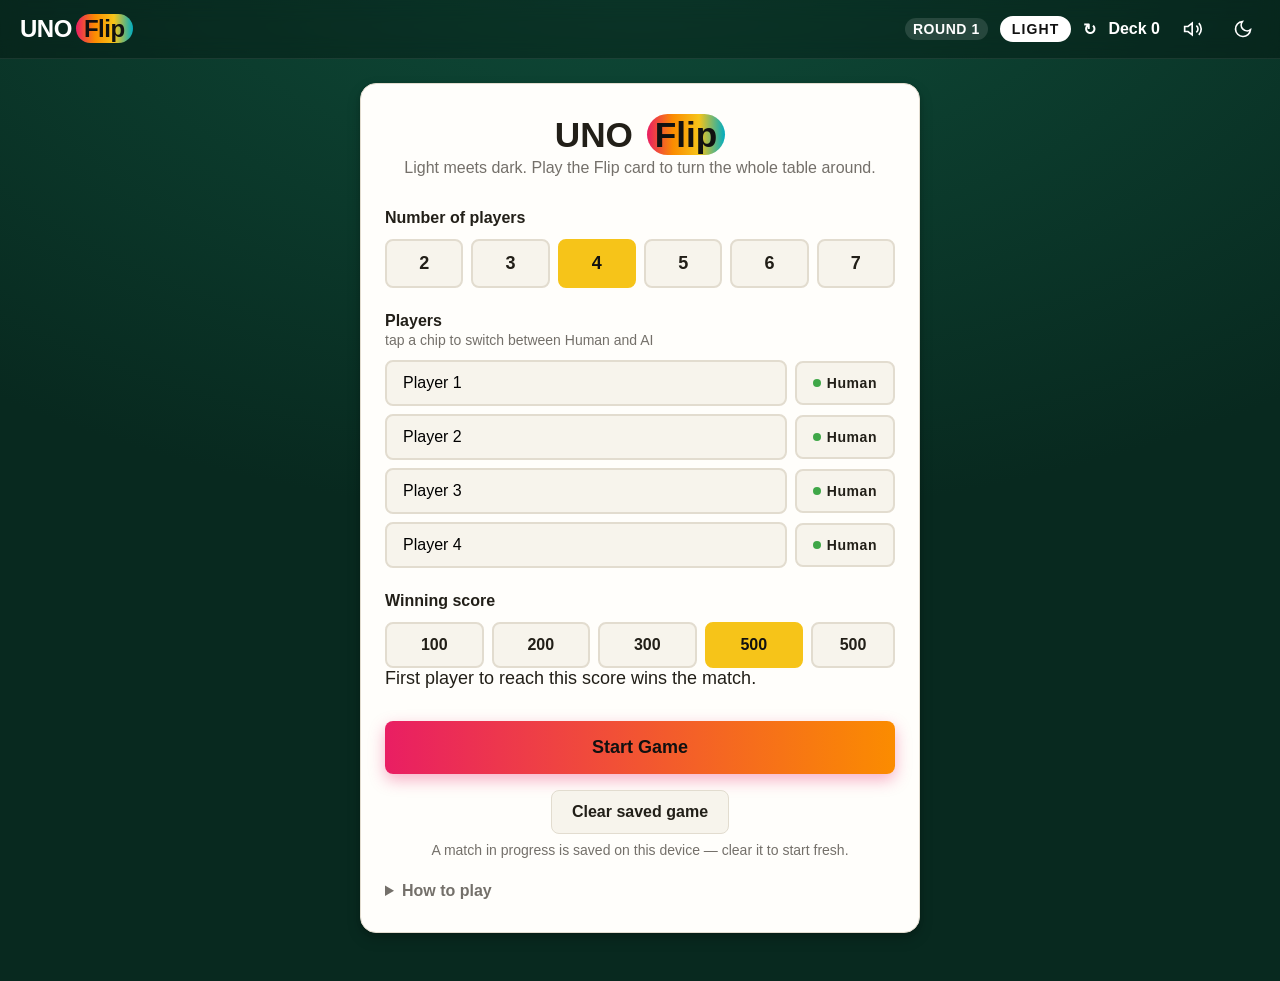
<file: index.html>
<!DOCTYPE html>
<html lang="en" data-theme="dark">
<head>
  <meta charset="UTF-8" />
  <meta name="viewport" content="width=device-width, initial-scale=1.0, maximum-scale=1.0, user-scalable=no" />
  <title>UNO Flip — Multiplayer Card Game</title>
  <link rel="preconnect" href="https://fonts.googleapis.com" />
  <link rel="preconnect" href="https://fonts.gstatic.com" crossorigin />
  <link href="https://api.fontshare.com/v2/css?f[]=cabinet-grotesk@500,700,800&f[]=satoshi@400,500,700&display=swap" rel="stylesheet" />
  <link rel="stylesheet" href="styles.css" />
</head>
<body>
  <!-- ============ TOP BAR ============ -->
  <header class="topbar">
    <div class="brand">
      <span class="brand-uno">UNO</span><span class="brand-flip">Flip</span>
    </div>
    <div class="status" id="statusBar">
      <span class="round-count" id="roundCount">Round 1</span>
      <span class="side-indicator light" id="sideIndicator">LIGHT</span>
      <span class="dir" id="direction" title="Direction of play">↻</span>
      <span class="draw-count" id="drawCount">Deck 0</span>
    </div>
    <button class="topbar-btn sound-toggle" id="soundToggle" aria-label="Toggle sound" aria-pressed="true">
      <svg width="20" height="20" viewBox="0 0 24 24" fill="none" stroke="currentColor" stroke-width="2"><path d="M11 5 6 9H2v6h4l5 4V5z"/><path d="M19 5a10 10 0 0 1 0 14M16 8a5 5 0 0 1 0 8" class="sound-on"/></svg>
    </button>
    <button class="topbar-btn theme-toggle" data-theme-toggle aria-label="Toggle theme">
      <svg width="20" height="20" viewBox="0 0 24 24" fill="none" stroke="currentColor" stroke-width="2"><path d="M21 12.79A9 9 0 1 1 11.21 3 7 7 0 0 0 21 12.79z"/></svg>
    </button>
  </header>

  <main>
    <!-- ============ SETUP SCREEN ============ -->
    <section id="setupScreen" class="screen">
      <div class="setup-card">
        <h1 class="setup-title">UNO <span class="brand-flip">Flip</span></h1>
        <p class="setup-sub">Light meets dark. Play the Flip card to turn the whole table around.</p>

        <div class="setup-field">
          <label for="playerCount">Number of players</label>
          <div class="count-row" id="countRow">
            <button type="button" class="count-btn" data-count="2">2</button>
            <button type="button" class="count-btn" data-count="3">3</button>
            <button type="button" class="count-btn is-active" data-count="4">4</button>
            <button type="button" class="count-btn" data-count="5">5</button>
            <button type="button" class="count-btn" data-count="6">6</button>
            <button type="button" class="count-btn" data-count="7">7</button>
          </div>
        </div>

        <div class="setup-field">
          <label>Players <span class="hint">tap a chip to switch between Human and AI</span></label>
          <div class="name-list" id="nameList"></div>
        </div>

        <div class="setup-field">
          <label for="targetInput">Winning score</label>
          <div class="target-row">
            <button type="button" class="target-btn" data-target="100">100</button>
            <button type="button" class="target-btn" data-target="200">200</button>
            <button type="button" class="target-btn" data-target="300">300</button>
            <button type="button" class="target-btn is-active" data-target="500">500</button>
            <input type="number" class="target-input" id="targetInput" min="50" max="9999" step="50" value="500" title="Custom winning score" inputmode="numeric" />
          </div>
          <p class="hint">First player to reach this score wins the match.</p>
        </div>

        <button class="btn-primary" id="startBtn">Start Game</button>

        <div class="save-row" id="saveRow" hidden>
          <button class="btn-secondary" id="clearSaveBtn" type="button">Clear saved game</button>
          <span class="save-hint">A match in progress is saved on this device — clear it to start fresh.</span>
        </div>

        <details class="rules">
          <summary>How to play</summary>
          <div class="rules-body">
            <p><strong>Goal:</strong> Empty your hand to win the round and bank points. First to <strong>500 points</strong> wins the game.</p>
            <p><strong>Scoring:</strong> The round winner scores the total of all cards left in opponents' hands, counted on the side the round ended on. Numbers = face value, Draw One = 10, Draw Five / Reverse / Skip / Flip = 20, Skip Everyone = 30, Wild = 40, Wild Draw Two = 50, Wild Draw Color = 60.</p>
            <p><strong>Play:</strong> Match the top discard by colour or by symbol/number. Wilds may be played anytime.</p>
            <p><strong>Light side</strong> (white border): Draw One, Skip, Reverse, Flip, Wild, Wild Draw Two.</p>
            <p><strong>Dark side</strong> (black border): Draw Five, Skip Everyone, Reverse, Flip, Wild, Wild Draw Color.</p>
            <p><strong>Flip:</strong> A Flip card turns every card over — the other side is now in play, including a new active colour.</p>
            <p><strong>Wild Draw Color:</strong> Name a colour; the next player keeps drawing until that colour appears, then loses their turn.</p>
            <p><strong>UNO!</strong> When you reach one card, press the UNO button before ending your turn, or draw a 2-card penalty.</p>
            <p><strong>Last card is a draw card?</strong> The next player still draws the penalty before the round ends.</p>
          </div>
        </details>
      </div>
    </section>

    <!-- ============ GAME SCREEN ============ -->
    <section id="gameScreen" class="screen hidden">
      <div class="players-bar" id="playersBar"></div>

      <div class="table" id="table">
        <div class="pile-slot">
          <div class="pile draw-pile" id="drawPile" title="Draw a card"></div>
          <span class="pile-label">Draw</span>
        </div>
        <div class="pile-slot">
          <div class="pile discard-pile" id="discardPile"></div>
          <span class="pile-label">Discard</span>
        </div>
      </div>

      <div class="actions" id="actions">
        <button class="btn-secondary" id="drawBtn">Draw</button>
        <button class="btn-secondary" id="endTurnBtn">End Turn</button>
        <button class="btn-uno hidden" id="unoBtn">UNO!</button>
      </div>

      <div class="hand-wrap">
        <div class="hand" id="hand"></div>
        <div class="ai-thinking hidden" id="aiThinking">
          <span class="ai-dot"></span><span class="ai-dot"></span><span class="ai-dot"></span>
          <span class="ai-text" id="aiThinkingText">AI is thinking…</span>
        </div>
      </div>

      <div class="log-panel">
        <div class="log-title">Game log</div>
        <ol class="log" id="log"></ol>
      </div>
    </section>

    <!-- ============ OVERLAYS ============ -->
    <div class="overlay hidden" id="passOverlay">
      <div class="overlay-card">
        <div class="overlay-icon">⟳</div>
        <h2 id="passTitle">Pass the device</h2>
        <p class="overlay-sub" id="passSub">Hand the device to the next player.</p>
        <button class="btn-primary" id="revealBtn">Show my cards</button>
      </div>
    </div>

    <div class="overlay hidden" id="colorOverlay">
      <div class="overlay-card">
        <h2>Choose a colour</h2>
        <p class="overlay-sub">The next card must match this colour.</p>
        <div class="color-grid" id="colorGrid"></div>
      </div>
    </div>

    <div class="overlay hidden" id="overOverlay">
      <div class="overlay-card overlay-card-wide">
        <div class="overlay-icon" id="overIcon">★</div>
        <h2 id="winnerTitle">Winner!</h2>
        <p class="overlay-sub" id="winnerSub"></p>
        <div class="scoreboard" id="scoreboard"></div>
        <div class="history-panel" id="historyPanel"></div>
        <button class="btn-primary" id="restartBtn">Next round</button>
        <button class="btn-secondary" id="newSetupBtn">New setup</button>
      </div>
    </div>
  </main>

  <script src="script.js"></script>
</body>
</html>
</file>
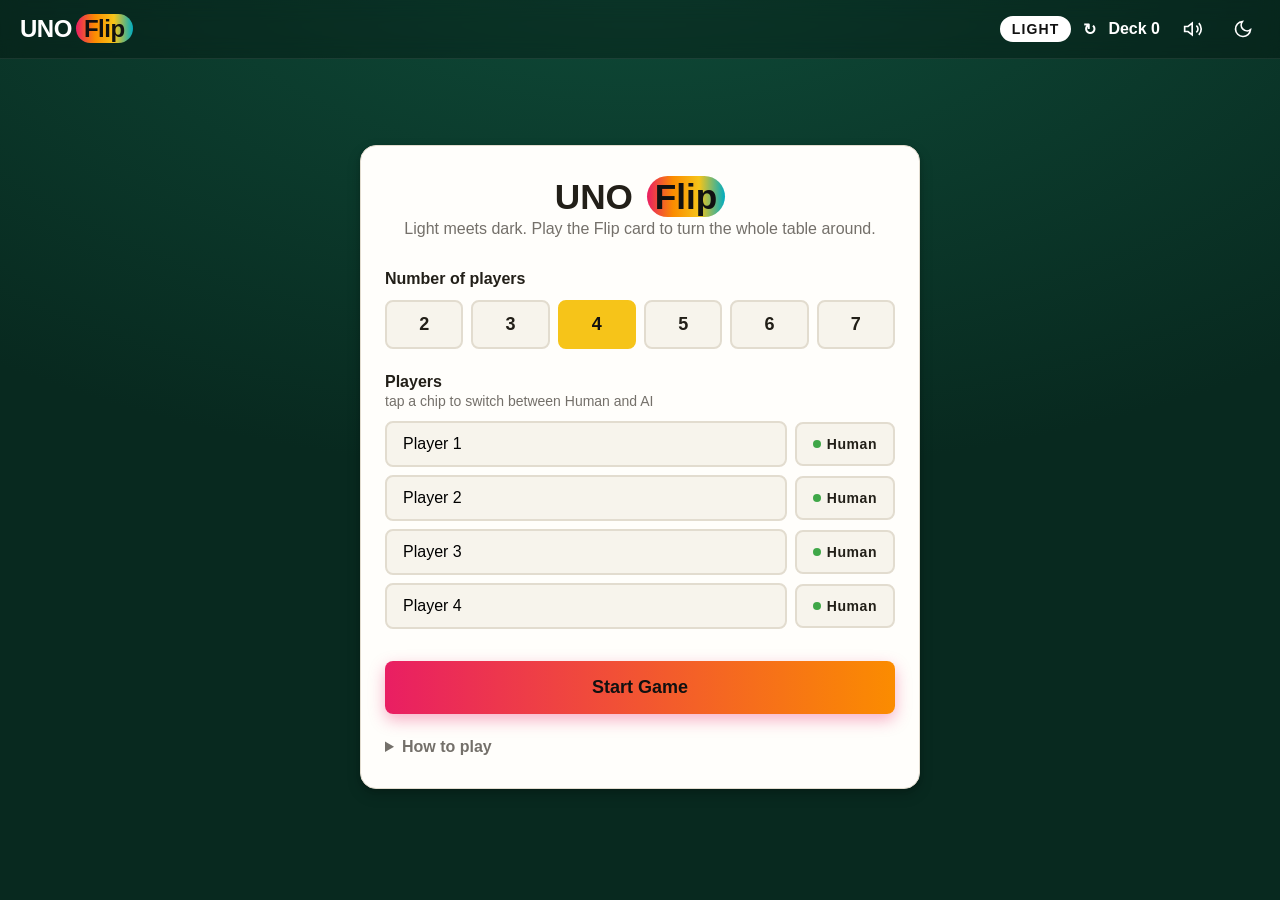
<file: UNO Flip — index.html>
<!DOCTYPE html>
<html lang="en" data-theme="dark">
<head>
  <meta charset="UTF-8" />
  <meta name="viewport" content="width=device-width, initial-scale=1.0, maximum-scale=1.0, user-scalable=no" />
  <title>UNO Flip — Multiplayer Card Game</title>
  <link rel="preconnect" href="https://fonts.googleapis.com" />
  <link rel="preconnect" href="https://fonts.gstatic.com" crossorigin />
  <link href="https://api.fontshare.com/v2/css?f[]=cabinet-grotesk@500,700,800&f[]=satoshi@400,500,700&display=swap" rel="stylesheet" />
  <link rel="stylesheet" href="styles.css" />
</head>
<body>
  <!-- ============ TOP BAR ============ -->
  <header class="topbar">
    <div class="brand">
      <span class="brand-uno">UNO</span><span class="brand-flip">Flip</span>
    </div>
    <div class="status" id="statusBar">
      <span class="side-indicator light" id="sideIndicator">LIGHT</span>
      <span class="dir" id="direction" title="Direction of play">↻</span>
      <span class="draw-count" id="drawCount">Deck 0</span>
    </div>
    <button class="topbar-btn sound-toggle" id="soundToggle" aria-label="Toggle sound" aria-pressed="true">
      <svg width="20" height="20" viewBox="0 0 24 24" fill="none" stroke="currentColor" stroke-width="2"><path d="M11 5 6 9H2v6h4l5 4V5z"/><path d="M19 5a10 10 0 0 1 0 14M16 8a5 5 0 0 1 0 8" class="sound-on"/></svg>
    </button>
    <button class="topbar-btn theme-toggle" data-theme-toggle aria-label="Toggle theme">
      <svg width="20" height="20" viewBox="0 0 24 24" fill="none" stroke="currentColor" stroke-width="2"><path d="M21 12.79A9 9 0 1 1 11.21 3 7 7 0 0 0 21 12.79z"/></svg>
    </button>
  </header>

  <main>
    <!-- ============ SETUP SCREEN ============ -->
    <section id="setupScreen" class="screen">
      <div class="setup-card">
        <h1 class="setup-title">UNO <span class="brand-flip">Flip</span></h1>
        <p class="setup-sub">Light meets dark. Play the Flip card to turn the whole table around.</p>

        <div class="setup-field">
          <label for="playerCount">Number of players</label>
          <div class="count-row" id="countRow">
            <button type="button" class="count-btn" data-count="2">2</button>
            <button type="button" class="count-btn" data-count="3">3</button>
            <button type="button" class="count-btn is-active" data-count="4">4</button>
            <button type="button" class="count-btn" data-count="5">5</button>
            <button type="button" class="count-btn" data-count="6">6</button>
            <button type="button" class="count-btn" data-count="7">7</button>
          </div>
        </div>

        <div class="setup-field">
          <label>Players <span class="hint">tap a chip to switch between Human and AI</span></label>
          <div class="name-list" id="nameList"></div>
        </div>

        <button class="btn-primary" id="startBtn">Start Game</button>

        <details class="rules">
          <summary>How to play</summary>
          <div class="rules-body">
            <p><strong>Goal:</strong> Be the first to empty your hand.</p>
            <p><strong>Play:</strong> Match the top discard by colour or by symbol/number. Wilds may be played anytime.</p>
            <p><strong>Light side</strong> (white border): Draw One, Skip, Reverse, Flip, Wild, Wild Draw Two.</p>
            <p><strong>Dark side</strong> (black border): Draw Five, Skip Everyone, Reverse, Flip, Wild, Wild Draw Color.</p>
            <p><strong>Flip:</strong> A Flip card turns every card over — the other side is now in play, including a new active colour.</p>
            <p><strong>Wild Draw Color:</strong> Name a colour; the next player keeps drawing until that colour appears, then loses their turn.</p>
            <p><strong>UNO!</strong> When you reach one card, press the UNO button before ending your turn, or draw a 2-card penalty.</p>
          </div>
        </details>
      </div>
    </section>

    <!-- ============ GAME SCREEN ============ -->
    <section id="gameScreen" class="screen hidden">
      <div class="players-bar" id="playersBar"></div>

      <div class="table" id="table">
        <div class="pile-slot">
          <div class="pile draw-pile" id="drawPile" title="Draw a card"></div>
          <span class="pile-label">Draw</span>
        </div>
        <div class="pile-slot">
          <div class="pile discard-pile" id="discardPile"></div>
          <span class="pile-label">Discard</span>
        </div>
      </div>

      <div class="actions" id="actions">
        <button class="btn-secondary" id="drawBtn">Draw</button>
        <button class="btn-secondary" id="endTurnBtn">End Turn</button>
        <button class="btn-uno hidden" id="unoBtn">UNO!</button>
      </div>

      <div class="hand-wrap">
        <div class="hand" id="hand"></div>
        <div class="ai-thinking hidden" id="aiThinking">
          <span class="ai-dot"></span><span class="ai-dot"></span><span class="ai-dot"></span>
          <span class="ai-text" id="aiThinkingText">AI is thinking…</span>
        </div>
      </div>

      <div class="log-panel">
        <div class="log-title">Game log</div>
        <ol class="log" id="log"></ol>
      </div>
    </section>

    <!-- ============ OVERLAYS ============ -->
    <div class="overlay hidden" id="passOverlay">
      <div class="overlay-card">
        <div class="overlay-icon">⟳</div>
        <h2 id="passTitle">Pass the device</h2>
        <p class="overlay-sub" id="passSub">Hand the device to the next player.</p>
        <button class="btn-primary" id="revealBtn">Show my cards</button>
      </div>
    </div>

    <div class="overlay hidden" id="colorOverlay">
      <div class="overlay-card">
        <h2>Choose a colour</h2>
        <p class="overlay-sub">The next card must match this colour.</p>
        <div class="color-grid" id="colorGrid"></div>
      </div>
    </div>

    <div class="overlay hidden" id="overOverlay">
      <div class="overlay-card">
        <div class="overlay-icon">★</div>
        <h2 id="winnerTitle">Winner!</h2>
        <p class="overlay-sub" id="winnerSub"></p>
        <button class="btn-primary" id="restartBtn">Play again</button>
        <button class="btn-secondary" id="newSetupBtn">New setup</button>
      </div>
    </div>
  </main>

  <script src="script.js"></script>
</body>
</html>
</file>
<file: styles.css>
/* ============================================================
   UNO FLIP — styles.css
   ============================================================ */

/* ---------- Design tokens ---------- */
:root,
[data-theme='light'] {
  --font-display: 'Cabinet Grotesk', 'Segoe UI', sans-serif;
  --font-body: 'Satoshi', 'Segoe UI', sans-serif;

  --text-xs: clamp(0.75rem, 0.7rem + 0.25vw, 0.875rem);
  --text-sm: clamp(0.875rem, 0.8rem + 0.35vw, 1rem);
  --text-base: clamp(1rem, 0.95rem + 0.25vw, 1.125rem);
  --text-lg: clamp(1.125rem, 1rem + 0.75vw, 1.5rem);
  --text-xl: clamp(1.5rem, 1.2rem + 1.25vw, 2.25rem);

  --space-1: 0.25rem; --space-2: 0.5rem; --space-3: 0.75rem;
  --space-4: 1rem; --space-5: 1.25rem; --space-6: 1.5rem;
  --space-8: 2rem; --space-10: 2.5rem; --space-12: 3rem;

  --radius-sm: 0.375rem; --radius-md: 0.5rem; --radius-lg: 0.75rem;
  --radius-xl: 1rem; --radius-full: 9999px;

  --color-bg: #f4f1ea;
  --color-surface: #fffefb;
  --color-surface-2: #f7f4ec;
  --color-border: #e2dccf;
  --color-text: #221f18;
  --color-text-muted: #74706a;
  --color-felt-1: #0f4d3a;
  --color-felt-2: #08291f;
  --color-card-back-1: #1b1b22;
  --color-card-back-2: #0c0c11;
  --transition: 180ms cubic-bezier(0.16, 1, 0.3, 1);
  --shadow-card: 0 6px 14px rgba(0,0,0,0.18), 0 2px 4px rgba(0,0,0,0.12);
}

[data-theme='dark'] {
  --color-bg: #14141a;
  --color-surface: #1c1c24;
  --color-surface-2: #232330;
  --color-border: #34343f;
  --color-text: #f0efe9;
  --color-text-muted: #9a99a6;
  --color-felt-1: #0c3a2c;
  --color-felt-2: #061f17;
  --color-card-back-1: #0d0d12;
  --color-card-back-2: #000004;
  --shadow-card: 0 8px 18px rgba(0,0,0,0.45), 0 2px 6px rgba(0,0,0,0.3);
}

/* ---------- Card colours ---------- */
:root {
  --c-red: #e53935; --c-yellow: #f6c419; --c-green: #3fa748; --c-blue: #1e88e5;
  --c-pink: #e91e63; --c-teal: #00acc1; --c-orange: #fb8c00; --c-purple: #8e24aa;
}

/* ---------- Base ---------- */
*, *::before, *::after { box-sizing: border-box; margin: 0; padding: 0; }
html { -webkit-text-size-adjust: none; -webkit-font-smoothing: antialiased; }
body {
  min-height: 100dvh;
  font-family: var(--font-body);
  font-size: var(--text-base);
  color: var(--color-text);
  background: radial-gradient(120% 90% at 50% -10%, var(--color-felt-1), var(--color-felt-2) 70%);
  overflow-x: hidden;
}
h1, h2, h3 { font-family: var(--font-display); line-height: 1.1; text-wrap: balance; }
button { cursor: pointer; font: inherit; color: inherit; border: none; background: none; }
a, button, [role='button'] { transition: color var(--transition), background var(--transition), transform var(--transition), border-color var(--transition), box-shadow var(--transition); }
.hidden { display: none !important; }
:focus-visible { outline: 2px solid #fff; outline-offset: 3px; border-radius: var(--radius-sm); }

/* ---------- Top bar ---------- */
.topbar {
  position: sticky; top: 0; z-index: 20;
  display: flex; align-items: center; gap: var(--space-4);
  padding: var(--space-3) var(--space-5);
  background: rgba(0,0,0,0.28);
  backdrop-filter: blur(10px);
  border-bottom: 1px solid rgba(255,255,255,0.08);
}
.brand { font-family: var(--font-display); font-weight: 800; font-size: var(--text-lg); letter-spacing: -0.02em; color: #fff; }
.brand-uno { color: #fff; }
.brand-flip {
  margin-left: 4px; padding: 1px 8px; border-radius: var(--radius-full);
  background: linear-gradient(90deg, var(--c-pink), var(--c-orange), var(--c-yellow), var(--c-teal));
  color: #111; font-weight: 800;
}
.status { display: flex; align-items: center; gap: var(--space-3); margin-left: auto; }
.side-indicator {
  font-family: var(--font-display); font-weight: 700; font-size: var(--text-xs);
  letter-spacing: 0.08em; padding: 3px 10px; border-radius: var(--radius-full);
  border: 2px solid #fff; color: #fff;
}
.side-indicator.light { background: #fff; color: #111; border-color: #fff; }
.side-indicator.dark { background: #111; color: #fff; border-color: #111; }
.dir, .draw-count { color: #fff; font-size: var(--text-sm); font-weight: 600; }
.draw-count { font-variant-numeric: tabular-nums; }
.round-count { color: #fff; font-size: var(--text-xs); font-weight: 800; letter-spacing: 0.04em; padding: 3px 8px; border-radius: var(--radius-full); background: rgba(255,255,255,0.12); text-transform: uppercase; }
.theme-toggle { color: #fff; display: grid; place-items: center; width: 34px; height: 34px; border-radius: var(--radius-full); }
.theme-toggle:hover { background: rgba(255,255,255,0.12); }
.topbar-btn { color: #fff; display: grid; place-items: center; width: 34px; height: 34px; border-radius: var(--radius-full); }
.topbar-btn:hover { background: rgba(255,255,255,0.12); }
.sound-toggle.muted .sound-on { display: none; }
.sound-toggle.muted::after { content: '×'; position: absolute; color: #ff6b6b; font-weight: 800; font-size: 1.4rem; transform: translate(8px,-12px); }
.sound-toggle { position: relative; }

/* ---------- Screens ---------- */
.screen { padding: var(--space-6) var(--space-4) var(--space-12); min-height: calc(100dvh - 60px); }

/* ---------- Setup ---------- */
#setupScreen { display: grid; place-items: center; }
.setup-card {
  width: min(560px, 100%); background: var(--color-surface);
  border: 1px solid var(--color-border); border-radius: var(--radius-xl);
  padding: var(--space-8) var(--space-6); box-shadow: var(--shadow-card);
}
.setup-title { font-size: var(--text-xl); text-align: center; margin-bottom: var(--space-1); }
.setup-sub { color: var(--color-text-muted); text-align: center; margin-bottom: var(--space-8); font-size: var(--text-sm); }
.setup-field { margin-bottom: var(--space-6); }
.setup-field > label { display: block; font-weight: 700; font-size: var(--text-sm); margin-bottom: var(--space-3); }
.setup-field > label .hint { display: block; font-weight: 400; font-size: var(--text-xs); color: var(--color-text-muted); margin-top: 2px; }
.count-row { display: flex; gap: var(--space-2); flex-wrap: wrap; }
.count-btn {
  flex: 1; min-width: 42px; padding: var(--space-3) 0;
  border-radius: var(--radius-md); border: 2px solid var(--color-border);
  background: var(--color-surface-2); font-weight: 700; font-size: var(--text-base);
}
.count-btn:hover { border-color: var(--c-yellow); }
.count-btn.is-active { background: var(--c-yellow); color: #111; border-color: var(--c-yellow); }

.target-row { display: flex; gap: var(--space-2); flex-wrap: wrap; align-items: center; }
.target-btn {
  flex: 1; min-width: 48px; padding: var(--space-3) 0;
  border-radius: var(--radius-md); border: 2px solid var(--color-border);
  background: var(--color-surface-2); font-family: var(--font-display); font-weight: 700; font-size: var(--text-sm);
  color: var(--color-text); transition: border-color var(--transition), background var(--transition);
}
.target-btn:hover { border-color: var(--c-yellow); }
.target-btn.is-active { background: var(--c-yellow); color: #111; border-color: var(--c-yellow); }
.target-input {
  width: 84px; padding: var(--space-3) var(--space-2); text-align: center;
  border-radius: var(--radius-md); border: 2px solid var(--color-border);
  background: var(--color-surface-2); font-family: var(--font-display); font-weight: 700; font-size: var(--text-sm); color: var(--color-text);
}
.target-input:focus { border-color: var(--c-yellow); outline: none; }
.target-input::-webkit-outer-spin-button,
.target-input::-webkit-inner-spin-button { -webkit-appearance: none; margin: 0; }
.name-list { display: flex; flex-direction: column; gap: var(--space-2); }
.name-row { display: flex; gap: var(--space-2); align-items: center; }
.name-input { flex: 1; padding: var(--space-3) var(--space-4); border-radius: var(--radius-md); border: 2px solid var(--color-border); background: var(--color-surface-2); font-size: var(--text-sm); min-width: 0; }
.name-input:focus { border-color: var(--c-yellow); outline: none; }
.type-toggle {
  flex-shrink: 0; padding: var(--space-3) var(--space-4); border-radius: var(--radius-md);
  border: 2px solid var(--color-border); background: var(--color-surface-2);
  font-weight: 700; font-size: var(--text-xs); letter-spacing: 0.04em; white-space: nowrap;
  display: flex; align-items: center; gap: 6px;
}
.type-toggle::before { content: ''; width: 8px; height: 8px; border-radius: 50%; background: var(--c-green); }
.type-toggle.is-ai { border-color: var(--c-purple); color: var(--c-purple); }
.type-toggle.is-ai::before { background: var(--c-purple); }

.btn-primary {
  width: 100%; padding: var(--space-4); margin-top: var(--space-2);
  border-radius: var(--radius-md); font-weight: 800; font-family: var(--font-display);
  font-size: var(--text-base); color: #111;
  background: linear-gradient(90deg, var(--c-pink), var(--c-orange));
  box-shadow: 0 6px 16px rgba(233,30,99,0.35);
}
.btn-primary:hover { transform: translateY(-1px); }
.btn-primary:active { transform: translateY(0); }
.btn-secondary {
  padding: var(--space-3) var(--space-5); border-radius: var(--radius-md);
  font-weight: 700; font-size: var(--text-sm); color: #fff;
  background: rgba(255,255,255,0.12); border: 1px solid rgba(255,255,255,0.2);
}
.btn-secondary:hover { background: rgba(255,255,255,0.22); }
.btn-uno {
  padding: var(--space-3) var(--space-6); border-radius: var(--radius-md);
  font-family: var(--font-display); font-weight: 800; font-size: var(--text-base);
  color: #111; background: linear-gradient(90deg, var(--c-red), var(--c-yellow));
  box-shadow: 0 0 0 0 rgba(229,57,53,0.6); animation: unoPulse 1.4s infinite;
}
@keyframes unoPulse {
  0%,100% { box-shadow: 0 0 0 0 rgba(229,57,53,0.5); }
  50% { box-shadow: 0 0 0 10px rgba(229,57,53,0); }
}

.rules { margin-top: var(--space-6); }
.rules > summary { cursor: pointer; font-weight: 700; font-size: var(--text-sm); color: var(--color-text-muted); }
.rules-body { margin-top: var(--space-3); display: flex; flex-direction: column; gap: var(--space-2); }
.rules-body p { font-size: var(--text-sm); color: var(--color-text); }

/* ---------- Game screen layout ---------- */
#gameScreen { display: flex; flex-direction: column; gap: var(--space-5); align-items: center; }

.players-bar {
  display: flex; gap: var(--space-2); flex-wrap: wrap; justify-content: center;
  width: 100%; max-width: 1100px;
}
.player-chip {
  display: flex; align-items: center; gap: var(--space-2);
  padding: var(--space-2) var(--space-4); border-radius: var(--radius-full);
  background: var(--color-surface); border: 2px solid var(--color-border);
  font-size: var(--text-sm); font-weight: 600; box-shadow: var(--shadow-card);
}
.player-chip.is-current { border-color: var(--c-yellow); box-shadow: 0 0 0 3px rgba(246,196,25,0.35); }
.player-chip .pname { white-space: nowrap; }
.player-chip .ptype { font-size: 9px; font-weight: 800; letter-spacing: 0.06em; padding: 1px 5px; border-radius: var(--radius-full); text-transform: uppercase; }
.player-chip .ptype.human { background: rgba(67,167,72,0.2); color: #6fd076; }
.player-chip .ptype.ai { background: rgba(142,36,170,0.25); color: #d779ec; }
.player-chip .pscore { font-size: var(--text-xs); font-weight: 800; color: var(--c-yellow); font-variant-numeric: tabular-nums; margin-left: 2px; }
.player-chip .mini-back { width: 14px; height: 20px; border-radius: 3px; background: var(--color-card-back-1); border: 1px solid rgba(255,255,255,0.18); position: relative; }
.player-chip .mini-back::after { content: ''; position: absolute; inset: 3px; border-radius: 2px; background: linear-gradient(135deg, var(--c-red), var(--c-blue)); opacity: 0.85; }

.table { display: flex; gap: var(--space-8); align-items: center; justify-content: center; padding: var(--space-4) 0; }
.pile-slot { display: flex; flex-direction: column; align-items: center; gap: var(--space-2); }
.pile-label { font-size: var(--text-xs); color: rgba(255,255,255,0.6); letter-spacing: 0.06em; text-transform: uppercase; font-weight: 700; }
.pile { width: var(--card-w, 96px); height: var(--card-h, 140px); border-radius: var(--radius-lg); }
.draw-pile { background: var(--color-card-back-1); border: 4px solid #fff; box-shadow: var(--shadow-card); display: grid; place-items: center; position: relative; cursor: pointer; }
.draw-pile::before { content: ''; position: absolute; inset: 8px; border-radius: var(--radius-md); background: linear-gradient(135deg, var(--c-red), var(--c-yellow), var(--c-green), var(--c-blue)); opacity: 0.9; }
.draw-pile::after { content: 'UNO'; position: relative; font-family: var(--font-display); font-weight: 800; color: #fff; font-size: 13px; text-shadow: 0 1px 2px rgba(0,0,0,0.6); transform: rotate(-12deg); }
.draw-pile:hover { transform: translateY(-2px); }
.discard-pile { display: grid; place-items: center; box-shadow: var(--shadow-card); }

/* ---------- Card ---------- */
:root { --card-w: 96px; --card-h: 140px; --card-w-hand: 88px; --card-h-hand: 128px; }

.card {
  position: relative; width: 100%; height: 100%;
  border-radius: var(--radius-lg); border: 4px solid var(--ink, #fff);
  background: var(--c, var(--c-red)); box-shadow: var(--shadow-card);
  overflow: hidden; user-select: none;
}
.card-oval {
  position: absolute; left: 50%; top: 50%; width: 78%; height: 96%;
  transform: translate(-50%, -50%) rotate(-22deg);
  background: var(--ink, #fff); border-radius: 50% / 50%;
}
.card-center {
  position: absolute; inset: 0; display: grid; place-items: center;
  font-family: var(--font-display); font-weight: 800; color: var(--c, var(--c-red));
  z-index: 2; line-height: 1; text-align: center;
}
.card-center .big { font-size: 2.6rem; }
.card-center .big.small { font-size: 1.35rem; letter-spacing: 0.02em; }
.card-center .big.tiny { font-size: 0.8rem; letter-spacing: 0.12em; display:block; margin-top: 2px; }
.card-corner {
  position: absolute; font-family: var(--font-display); font-weight: 800;
  color: var(--ink, #fff); font-size: 0.85rem; z-index: 3; line-height: 1;
}
.card-corner.tl { top: 6px; left: 8px; }
.card-corner.br { bottom: 6px; right: 8px; transform: rotate(180deg); }

/* wild circle */
.wild-circle {
  width: 58%; aspect-ratio: 1; border-radius: 50%; position: relative;
  box-shadow: inset 0 0 0 3px rgba(255,255,255,0.25);
  background: conic-gradient(var(--wc1) 0 25%, var(--wc2) 0 50%, var(--wc3) 0 75%, var(--wc4) 0 100%);
}
.wild-circle .wc-overlay {
  position: absolute; inset: 0; display: grid; place-items: center;
  font-family: var(--font-display); font-weight: 800; color: #fff;
  font-size: 1rem; text-shadow: 0 1px 3px rgba(0,0,0,0.6);
}
.wild-circle .wc-overlay.big { font-size: 1.5rem; }

/* card backs for opponents */
.card-back {
  width: 100%; height: 100%; border-radius: var(--radius-lg);
  border: 4px solid #fff; background: var(--color-card-back-1);
  display: grid; place-items: center; box-shadow: var(--shadow-card); position: relative; overflow: hidden;
}
.card-back::before { content: ''; position: absolute; inset: 8px; border-radius: var(--radius-md); background: linear-gradient(135deg, var(--c-red), var(--c-yellow), var(--c-green), var(--c-blue)); opacity: 0.85; }
.card-back::after { content: 'UNO'; position: relative; font-family: var(--font-display); font-weight: 800; color: #fff; font-size: 0.8rem; transform: rotate(-12deg); text-shadow: 0 1px 2px rgba(0,0,0,0.6); }

/* ---------- Hand ---------- */
.hand-wrap { width: 100%; max-width: 1100px; overflow-x: auto; padding: var(--space-4) var(--space-2); }
.hand { display: flex; justify-content: center; align-items: flex-end; gap: 0; min-width: min-content; }
.hand .card-slot {
  width: var(--card-w-hand); height: var(--card-h-hand); margin-left: -28px; flex-shrink: 0;
  transition: transform var(--transition), margin var(--transition);
}
.hand .card-slot:first-child { margin-left: 0; }
.hand .card-slot.is-playable { cursor: pointer; }
.hand .card-slot.is-playable:hover { transform: translateY(-16px); z-index: 10; }
.hand .card-slot.is-dim .card { filter: saturate(0.45); opacity: 0.9; }
.hand .card-slot.is-dim:hover { transform: translateY(-8px); z-index: 5; }
.hand .card-slot.is-drawable .card { outline: 3px solid var(--c-yellow); outline-offset: 2px; }
.hand .card-slot.is-drawable:hover { transform: translateY(-16px); z-index: 10; }

/* ---------- Actions ---------- */
.actions { display: flex; gap: var(--space-3); justify-content: center; flex-wrap: wrap; }

/* ---------- AI thinking ---------- */
.ai-thinking { display: flex; align-items: center; justify-content: center; gap: 8px; padding: var(--space-8); color: rgba(255,255,255,0.85); font-weight: 600; }
.ai-thinking.hidden { display: none !important; }
.ai-dot { width: 9px; height: 9px; border-radius: 50%; background: var(--c-yellow); animation: aiBounce 1.2s infinite; }
.ai-dot:nth-child(2) { animation-delay: 0.15s; }
.ai-dot:nth-child(3) { animation-delay: 0.3s; }
@keyframes aiBounce { 0%, 60%, 100% { transform: translateY(0); opacity: 0.5; } 30% { transform: translateY(-7px); opacity: 1; } }

/* ---------- Log ---------- */
.log-panel { width: 100%; max-width: 1100px; background: rgba(0,0,0,0.25); border-radius: var(--radius-lg); padding: var(--space-4); border: 1px solid rgba(255,255,255,0.08); }
.log-title { font-size: var(--text-xs); font-weight: 700; letter-spacing: 0.06em; text-transform: uppercase; color: rgba(255,255,255,0.6); margin-bottom: var(--space-2); }
.log { list-style: none; max-height: 130px; overflow-y: auto; display: flex; flex-direction: column-reverse; gap: 4px; }
.log li { font-size: var(--text-xs); color: rgba(255,255,255,0.85); line-height: 1.5; padding: 1px 0; }
.log li .turn { color: var(--c-yellow); font-weight: 700; }

/* ---------- Overlays ---------- */
.overlay {
  position: fixed; inset: 0; z-index: 50;
  display: grid; place-items: center; padding: var(--space-4);
  background: rgba(0,0,0,0.6); backdrop-filter: blur(6px);
}
.overlay-card {
  width: min(440px, 100%); background: var(--color-surface);
  border: 1px solid var(--color-border); border-radius: var(--radius-xl);
  padding: var(--space-8) var(--space-6); text-align: center; box-shadow: var(--shadow-card);
}
.overlay-card-wide { width: min(520px, 100%); }
.overlay-icon { font-size: 2.4rem; margin-bottom: var(--space-2); }
.overlay-card h2 { font-size: var(--text-lg); margin-bottom: var(--space-2); }
.overlay-sub { color: var(--color-text-muted); font-size: var(--text-sm); margin-bottom: var(--space-5); }
.overlay-card .btn-primary { margin-top: 0; }

/* ---------- Saved-game row (setup) ---------- */
.save-row { display: flex; flex-direction: column; align-items: center; gap: var(--space-2); margin-top: var(--space-4); }
.save-row .btn-secondary { width: auto; color: var(--color-text); background: var(--color-surface-2); border-color: var(--color-border); }
.save-row .btn-secondary:hover { filter: brightness(0.95); }
.save-hint { color: var(--color-text-muted); font-size: var(--text-xs); text-align: center; }

/* ---------- Scoreboard ---------- */
.scoreboard { margin-bottom: var(--space-6); }
.score-table { width: 100%; border-collapse: collapse; }
.score-table th, .score-table td { padding: 8px 6px; font-size: var(--text-sm); text-align: right; }
.score-table th { font-size: var(--text-xs); text-transform: uppercase; letter-spacing: 0.06em; color: var(--color-text-muted); font-weight: 700; border-bottom: 1px solid var(--color-border); }
.score-table td:first-child, .score-table th:first-child { text-align: left; }
.score-table tr.is-winner td { background: rgba(246,196,25,0.18); }
.score-table .sr-name { font-weight: 700; }
.score-table .sr-earned.plus { color: var(--c-green); font-weight: 800; }
.score-table .sr-total { font-weight: 800; color: var(--c-yellow); font-variant-numeric: tabular-nums; }
.score-table .sr-ai { font-size: 9px; font-weight: 800; letter-spacing: 0.06em; padding: 1px 5px; border-radius: var(--radius-full); text-transform: uppercase; background: rgba(142,36,170,0.25); color: #d779ec; }

/* ---------- Match history ---------- */
.history-panel { margin-bottom: var(--space-5); }
.history-title { font-size: var(--text-xs); font-weight: 700; letter-spacing: 0.06em; text-transform: uppercase; color: var(--color-text-muted); margin-bottom: var(--space-2); text-align: left; }
.history-scroll { max-height: 168px; overflow-y: auto; border: 1px solid var(--color-border); border-radius: var(--radius-md); }
.hist-table { width: 100%; border-collapse: collapse; }
.hist-table th, .hist-table td { padding: 6px 8px; font-size: var(--text-xs); text-align: center; font-variant-numeric: tabular-nums; }
.hist-table th { font-weight: 700; color: var(--color-text-muted); position: sticky; top: 0; background: var(--color-surface); border-bottom: 1px solid var(--color-border); }
.hist-table td.hist-rd { color: var(--color-text-muted); font-weight: 700; }
.hist-table td.plus { color: var(--c-green); font-weight: 800; }
.hist-table tr.hist-totals td { border-top: 2px solid var(--color-border); font-weight: 800; color: var(--c-yellow); }
.hist-table tr.hist-totals td:first-child { color: var(--color-text-muted); }

.color-grid { display: grid; grid-template-columns: 1fr 1fr; gap: var(--space-3); }
.color-pick {
  height: 70px; border-radius: var(--radius-md); border: 3px solid rgba(255,255,255,0.25);
  font-family: var(--font-display); font-weight: 800; color: #fff; font-size: var(--text-sm);
  text-shadow: 0 1px 2px rgba(0,0,0,0.5);
}
.color-pick:hover { transform: scale(1.05); border-color: #fff; }
.color-pick[data-color="red"] { background: var(--c-red); }
.color-pick[data-color="yellow"] { background: var(--c-yellow); color: #111; text-shadow: none; }
.color-pick[data-color="green"] { background: var(--c-green); }
.color-pick[data-color="blue"] { background: var(--c-blue); }
.color-pick[data-color="pink"] { background: var(--c-pink); }
.color-pick[data-color="teal"] { background: var(--c-teal); }
.color-pick[data-color="orange"] { background: var(--c-orange); }
.color-pick[data-color="purple"] { background: var(--c-purple); }

/* ---------- Animations ---------- */
.card.is-flipping { animation: cardFlip 0.6s ease; }
@keyframes cardFlip {
  0% { transform: rotateY(0); }
  50% { transform: rotateY(90deg) scale(1.05); }
  100% { transform: rotateY(0); }
}
.table.side-changed { animation: tableFlash 0.6s ease; }
@keyframes tableFlash { 0%,100% { filter: none; } 50% { filter: brightness(1.25); } }
.overlay { animation: fadeIn 0.2s ease; }
@keyframes fadeIn { from { opacity: 0; } to { opacity: 1; } }
.player-chip.is-current { animation: chipPulse 1.6s ease infinite; }
@keyframes chipPulse { 0%,100% { box-shadow: 0 0 0 3px rgba(246,196,25,0.35); } 50% { box-shadow: 0 0 0 6px rgba(246,196,25,0.15); } }

/* ---------- Responsive ---------- */
@media (max-width: 560px) {
  :root { --card-w: 78px; --card-h: 114px; --card-w-hand: 70px; --card-h-hand: 102px; }
  .hand .card-slot { margin-left: -24px; }
  .table { gap: var(--space-5); }
  .topbar { padding: var(--space-2) var(--space-3); }
  .draw-count { display: none; }
}
@media (max-width: 380px) {
  :root { --card-w: 64px; --card-h: 94px; --card-w-hand: 58px; --card-h-hand: 86px; }
  .hand .card-slot { margin-left: -20px; }
}
</file>
